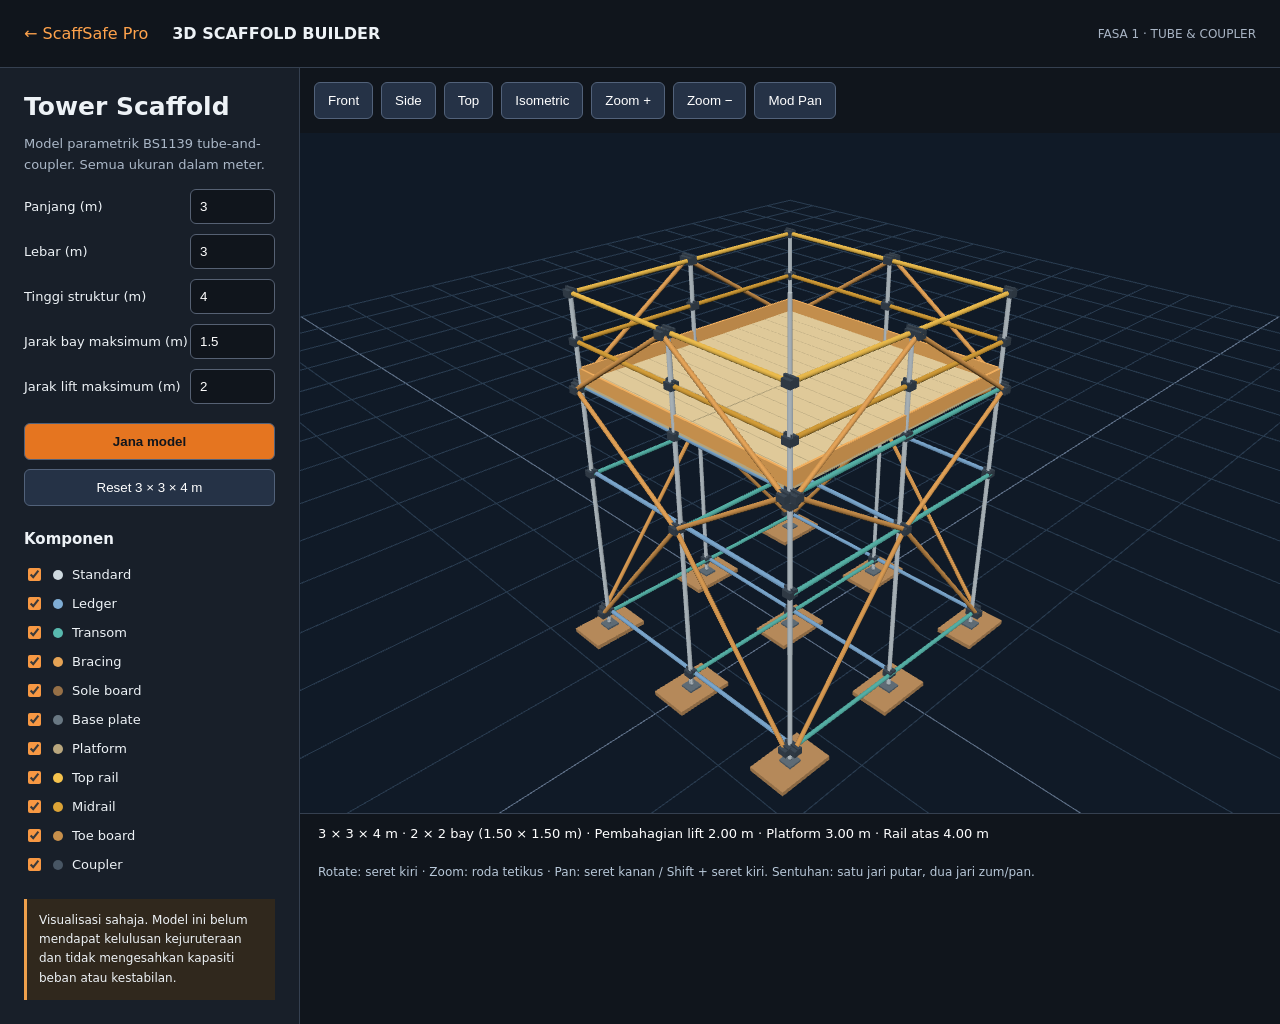
<file: builder/index.html>
<!doctype html>
<html lang="ms"><head><meta charset="utf-8"><meta name="viewport" content="width=device-width,initial-scale=1"><title>ScaffSafe Pro | 3D Builder</title><link rel="stylesheet" href="style.css"><script type="importmap">{"imports":{"three":"./vendor/three.module.js","three/addons/controls/OrbitControls.js":"./vendor/OrbitControls.js"}}</script></head>
<body><header><a href="../index.html">← ScaffSafe Pro</a><strong>3D SCAFFOLD BUILDER</strong><span>FASA 1 · TUBE & COUPLER</span></header>
<main><aside><h1>Tower Scaffold</h1><p>Model parametrik BS1139 tube-and-coupler. Semua ukuran dalam meter.</p><form id="dimensions"><label>Panjang (m)<input name="length" type="number" value="3" min="1" max="12" step="0.1" required></label><label>Lebar (m)<input name="width" type="number" value="3" min="1" max="12" step="0.1" required></label><label>Tinggi struktur (m)<input name="height" type="number" value="4" min="2" max="12" step="0.1" required></label><label>Jarak bay maksimum (m)<input name="bay" type="number" value="1.5" min="0.5" max="3" step="0.1" required></label><label>Jarak lift maksimum (m)<input name="lift" type="number" value="2" min="1.5" max="3" step="0.1" required></label><button type="submit">Jana model</button><button type="button" id="reset">Reset 3 × 3 × 4 m</button></form><p id="error" role="alert"></p><h2>Komponen</h2><div id="components"></div><div class="notice">Visualisasi sahaja. Model ini belum mendapat kelulusan kejuruteraan dan tidak mengesahkan kapasiti beban atau kestabilan.</div></aside>
<section class="workspace"><nav aria-label="Kawalan kamera"><button data-view="front">Front</button><button data-view="side">Side</button><button data-view="top">Top</button><button data-view="iso">Isometric</button><button id="zoom-in" aria-label="Zoom masuk">Zoom +</button><button id="zoom-out" aria-label="Zoom keluar">Zoom −</button><button id="pan" aria-pressed="false">Mod Pan</button></nav><div id="viewport" aria-label="Paparan scaffold 3D"></div><div id="summary" aria-live="polite"></div><footer>Rotate: seret kiri · Zoom: roda tetikus · Pan: seret kanan / Shift + seret kiri. Sentuhan: satu jari putar, dua jari zum/pan.</footer></section></main><script type="module" src="app.js"></script></body></html>
</file>
<file: builder/style.css>
:root{color-scheme:dark;font-family:system-ui,sans-serif;color:#edf2f6;background:#10151c}*{box-sizing:border-box}body{margin:0}header{min-height:68px;padding:18px 24px;display:flex;align-items:center;gap:24px;border-bottom:1px solid #354050}header a{color:#ffa34c;text-decoration:none}header span{margin-left:auto;font-size:12px;color:#a9b5c5}main{display:grid;grid-template-columns:300px 1fr;min-height:calc(100vh - 68px)}aside{padding:24px;background:#181f29;border-right:1px solid #354050}h1{margin:0;font-size:25px}p{color:#abb8c8;font-size:13px;line-height:1.6}h2{font-size:15px;margin-top:24px}form label{display:flex;justify-content:space-between;align-items:center;margin:10px 0;font-size:13px}input[type=number]{width:85px;padding:9px;border:1px solid #566173;border-radius:6px;background:#10151c;color:white}button{padding:10px 13px;background:#253246;color:#fff;border:1px solid #52627a;border-radius:6px;cursor:pointer}button:hover,button:focus-visible{background:#3c5069}form button{width:100%;margin-top:9px}form button[type=submit]{background:#e57520;color:#10151c;font-weight:700}#components label{display:flex;align-items:center;gap:9px;font-size:13px;padding:5px 0}input[type=checkbox]{accent-color:#f79843}.swatch{width:10px;height:10px;border-radius:50%}.notice{font-size:12px;line-height:1.6;border-left:3px solid #eea04c;padding:12px;background:#30281d;margin-top:20px}#error{color:#ff9292}.workspace{min-width:0;display:flex;flex-direction:column}nav{display:flex;gap:8px;padding:14px;flex-wrap:wrap}#viewport{height:calc(100vh - 220px);min-height:420px;position:relative}canvas{display:block;width:100%;height:100%;touch-action:none}#summary,footer{padding:12px 18px;font-size:13px;color:#b8c8d9}#summary{border-top:1px solid #354050;color:#fff}footer{font-size:12px}button[aria-pressed=true]{border-color:#ff9c42;background:#69431f}@media(max-width:800px){header{flex-wrap:wrap;gap:10px}header span{margin-left:0}main{grid-template-columns:1fr}aside{border-right:0}#viewport{height:65vh;min-height:360px}#components{display:grid;grid-template-columns:1fr 1fr}}
</file>
